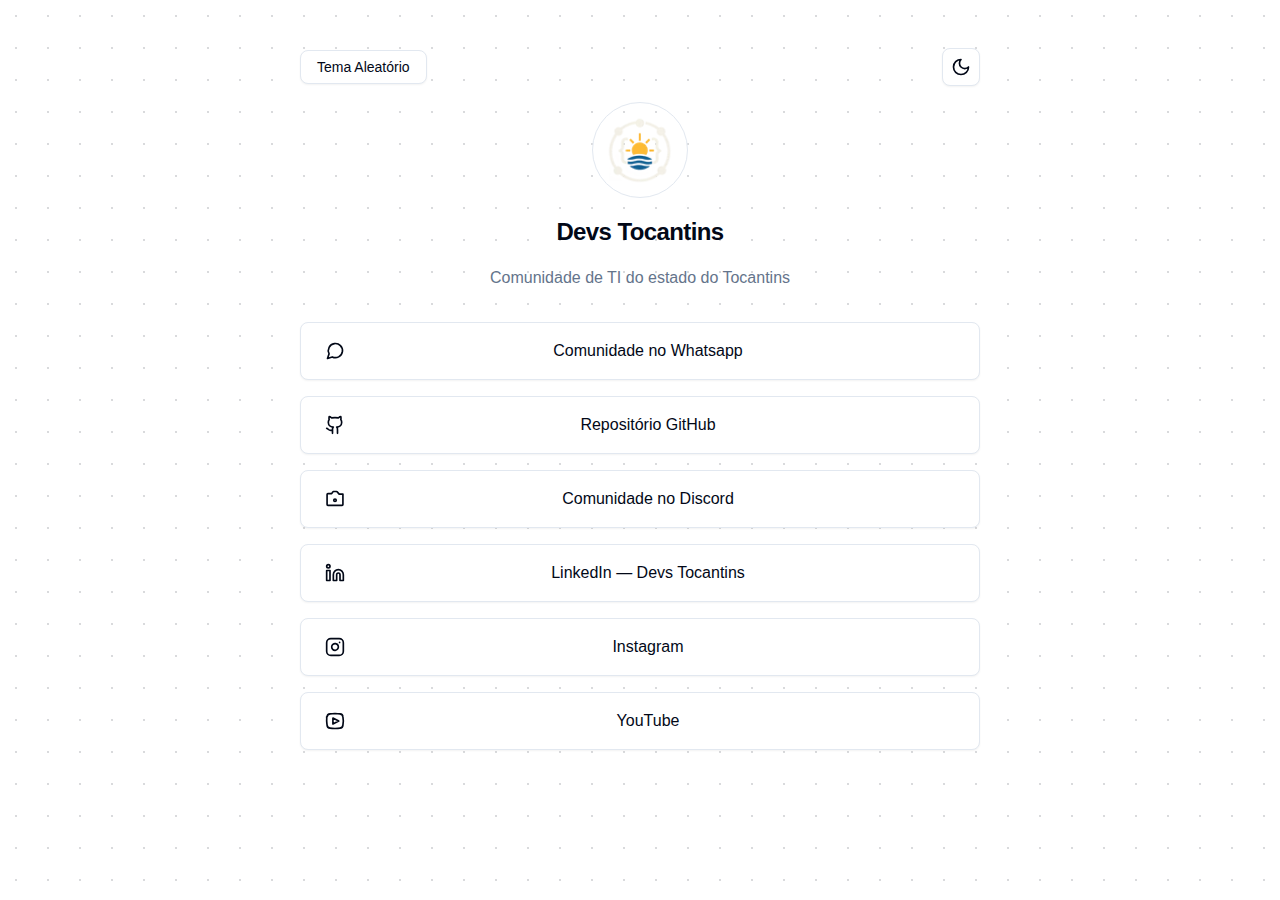
<file: index.html>
<!doctype html>
<html lang="pt-BR">
    <head>
        <meta charset="UTF-8" />
        <meta name="viewport" content="width=device-width, initial-scale=1.0" />
        <title>Linktree Devs Tocantins</title>
    </head>
    <body>
        <div id="app"></div>
        <script type="module" src="src/core/main.js"></script>
    </body>
</html>
</file>
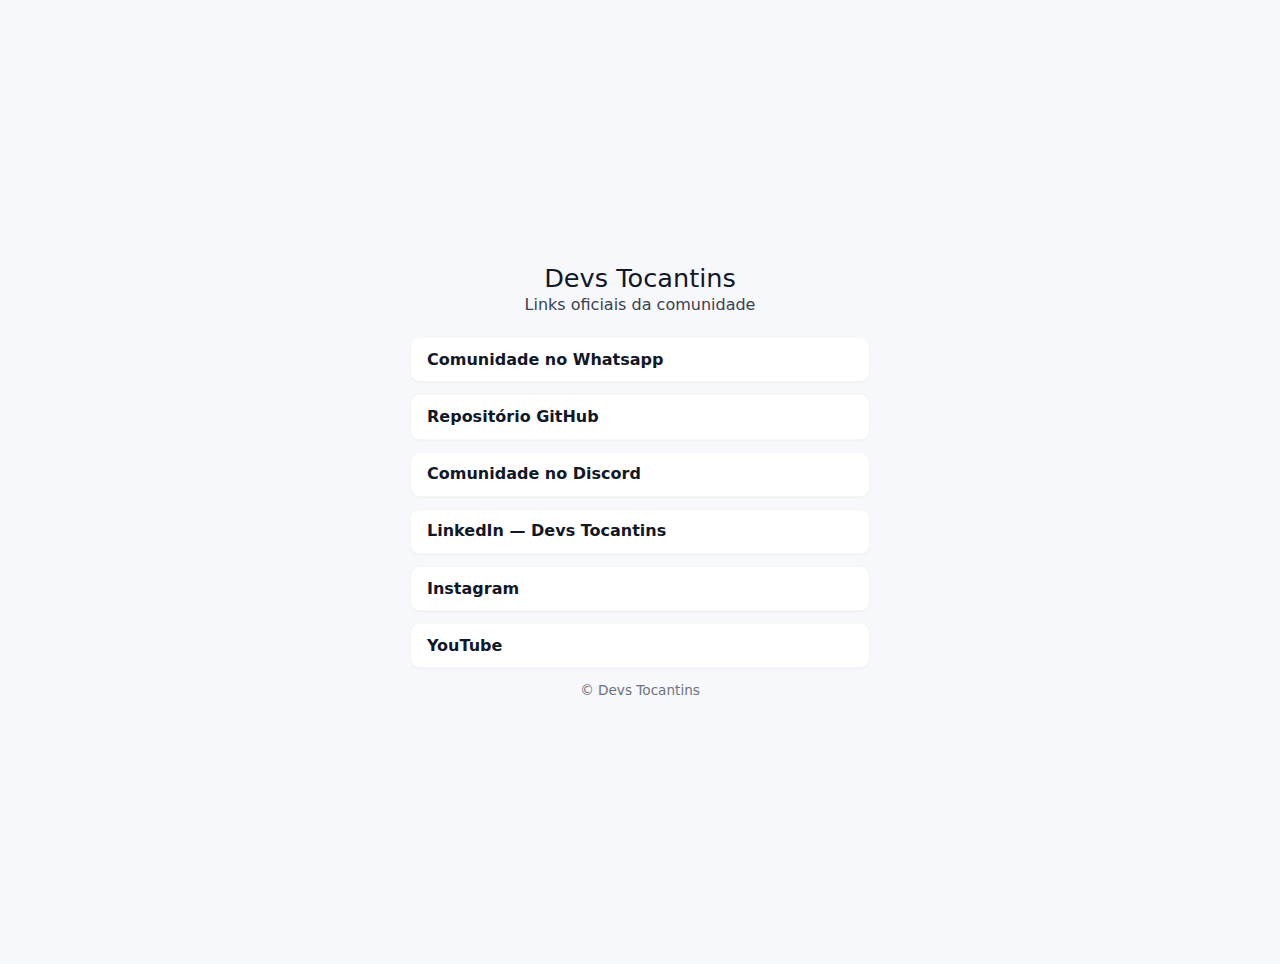
<file: src/pages/index.html>
<!doctype html>
<html lang="pt-BR">
<head>
  <meta charset="utf-8" />
  <meta name="viewport" content="width=device-width,initial-scale=1" />
  <title>Devs Tocantins — Links</title>
  <meta name="description" content="Links importantes da comunidade Devs Tocantins"/>

  <link rel="stylesheet" href="../styles/reset.css">
  <link rel="stylesheet" href="../styles/main.css">

</head>
<body>
  <div class="container">
    <header>
      <h1>Devs Tocantins</h1>
      <p class="lead">Links oficiais da comunidade</p>
    </header>

    <main>
      <section id="links-section" aria-labelledby="links-title">
        <ul class="links" id="links-list">
        </ul>
      </section>
    </main>

    <footer>
      <small>&copy; Devs Tocantins</small>
    </footer>
  </div>

  <script src="../scripts/links.js"></script>
</body>
</html>
</file>
<file: src/styles/main.css>
:root {
  --bg: #f7f8fb;
  --card: #ffffff;
  --accent: #2563eb;
  --text: #111827;
}

html, body {
  height: 100%;
  margin: 0;
  font-family: system-ui, -apple-system, Segoe UI, Roboto, "Helvetica Neue", Arial;
}

body {
  display: flex;
  align-items: center;
  justify-content: center;
  background: var(--bg);
  color: var(--text);
  padding: 2rem;
}

.container {
  width: 100%;
  max-width: 460px;
}

header {
  margin-bottom: 1.5rem;
  text-align: center;
}

h1 {
  margin: 0;
  font-size: 1.6rem;
}

p.lead {
  margin: .35rem 0 0;
  color: #374151;
}

main {
  display: grid;
  gap: 1rem;
}

.links {
  list-style: none;
  padding: 0;
  margin: 0;
  display: grid;
  gap: .75rem;
}

.link-item a {
  display: block;
  padding: .85rem 1rem;
  border-radius: .6rem;
  text-decoration: none;
  background: var(--card);
  box-shadow: 0 1px 2px rgba(16,24,40,0.04);
  border: 1px solid rgba(15,23,42,0.04);
  color: var(--text);
  font-weight: 600;
}

.link-item a:focus {
  outline: 3px solid rgba(37,99,235,0.18);
}

footer {
  margin-top: 1rem;
  text-align: center;
  font-size: .85rem;
  color: #6b7280;
}
</file>
